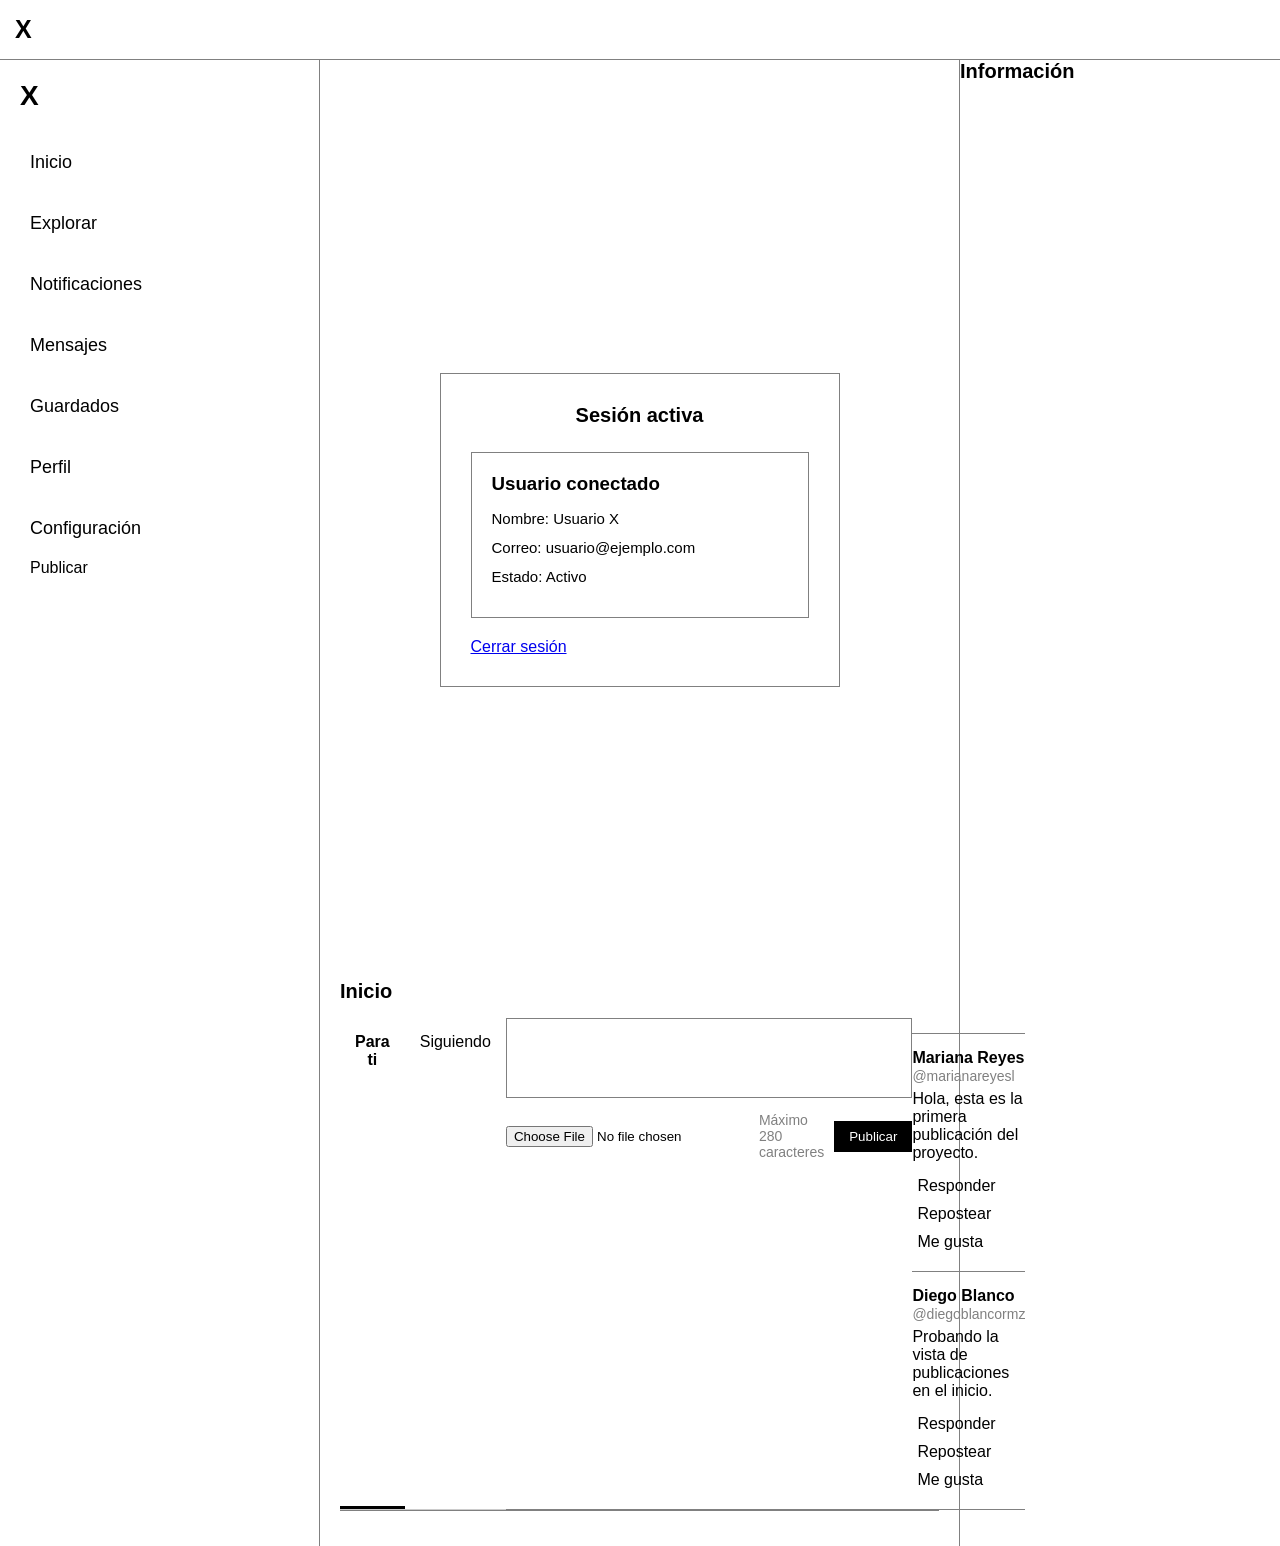
<file: index.html>
<!DOCTYPE html>
<html lang="es">

<head>
    <meta charset="UTF-8">
    <meta name="viewport" content="width=device-width, initial-scale=1.0">
    <title>X - Inicio</title>

    <link rel="stylesheet" href="css/layout.css">
    <link rel="stylesheet" href="css/sidebar.css">
    <link rel="stylesheet" href="css/session.css">
    <link rel="stylesheet" href="css/composer.css">
    <link rel="stylesheet" href="css/feed.css">
    <link rel="stylesheet" href="css/filters.css">

    <style>

        /* DESPLAZAMIENTO */

        html {
            scroll-behavior: smooth;
        }

        /* MENÚ LATERAL */

        .sidebar nav a {
            display: block;
            padding: 10px;
            text-decoration: none;
            color: inherit;
        }

        .sidebar nav a:hover {
            background-color: #eeeeee;
        }

        .publish-link {
            display: inline-block;
            padding: 10px;
            text-decoration: none;
            color: inherit;
        }

        /* PESTAÑAS */

        .filters input[type="radio"] {
            position: absolute;
            opacity: 0;
        }

        .filter-labels {
            display: flex;
            border-bottom: 1px solid #cccccc;
        }

        .filter-labels label {
            flex: 1;
            display: block;
            padding: 15px;
            text-align: center;
            cursor: pointer;
            border-bottom: 3px solid transparent;
        }

        #para-ti:checked ~ .filter-labels label[for="para-ti"],
        #siguiendo:checked ~ .filter-labels label[for="siguiendo"] {
            border-bottom: 3px solid black;
            font-weight: bold;
        }

        /* PUBLICACIONES */

        .following-post {
            display: none;
        }

        #siguiendo:checked ~ .feed .post {
            display: none;
        }

        #siguiendo:checked ~ .feed .following-post {
            display: block;
        }

        /* BOTONES ME GUSTA */

        .like-checkbox {
            position: absolute;
            opacity: 0;
        }

        .like-label {
            display: inline-block;
            cursor: pointer;
            padding: 5px;
        }

        .like-checkbox:checked + .like-label {
            font-weight: bold;
            text-decoration: underline;
        }

        /* RESPUESTAS */

        .reply-form {
            display: none;
            margin-top: 10px;
        }

        .reply-form:target {
            display: block;
        }

        .reply-form textarea {
            display: block;
            width: 100%;
            min-height: 60px;
            margin-bottom: 8px;
        }

        /* FORMULARIOS */

        .composer textarea {
            width: 100%;
            min-height: 80px;
            box-sizing: border-box;
        }

        .composer button,
        .reply-form button {
            cursor: pointer;
        }

        /* ACCIONES */

        .post-actions a {
            display: inline-block;
            padding: 5px;
            text-decoration: none;
            color: inherit;
        }

        .post-actions a:hover,
        .post-actions label:hover {
            text-decoration: underline;
        }

    </style>

</head>

<body>

    <header>
        <h1>X</h1>
    </header>

    <main class="container">

        <!-- MENÚ LATERAL -->

        <aside class="left-column">

            <aside class="sidebar">

                <h1>X</h1>

                <nav>
                    <a href="index.html">Inicio</a>
                    <a href="trends.html">Explorar</a>
                    <a href="notifications.html">Notificaciones</a>
                    <a href="messages.html">Mensajes</a>
                    <a href="bookmarks.html">Guardados</a>
                    <a href="perfil.html">Perfil</a>
                    <a href="settings.html">Configuración</a>
                </nav>

                <a href="#publicar" class="publish-link">
                    Publicar
                </a>

            </aside>

        </aside>

        <!-- CONTENIDO CENTRAL -->

        <section class="center-column">

            <!-- SESIÓN -->

            <section class="session-container">

                <section class="session-box">

                    <h2>Sesión activa</h2>

                    <div class="user-info">

                        <h3>Usuario conectado</h3>

                        <p>Nombre: Usuario X</p>
                        <p>Correo: usuario@ejemplo.com</p>
                        <p>Estado: Activo</p>

                    </div>

                    <a href="login.html" class="logout-button">
                        Cerrar sesión
                    </a>

                </section>

            </section>

            <h2>Inicio</h2>

            <!-- PESTAÑAS -->

            <section class="filters">

                <input type="radio"
                       name="filter"
                       id="para-ti"
                       checked>

                <input type="radio"
                       name="filter"
                       id="siguiendo">

                <div class="filter-labels">

                    <label for="para-ti">
                        Para ti
                    </label>

                    <label for="siguiendo">
                        Siguiendo
                    </label>

                </div>

                <!-- FORMULARIO DE PUBLICACIÓN -->

                <form class="composer"
                      id="publicar"
                      action="#publicar"
                      method="get">

                    <textarea
                        name="publicacion"
                        maxlength="280"
                        placeholder="¿Qué está pasando?">
                    </textarea>

                    <div class="composer-footer">

                        <input type="file"
                               accept="image/*">

                        <div class="composer-controls">

                            <span class="char-count">
                                Máximo 280 caracteres
                            </span>

                            <button type="submit">
                                Publicar
                            </button>

                        </div>

                    </div>

                </form>

                <!-- PUBLICACIONES -->

                <div class="feed">

                    <!-- PUBLICACIÓN 1 -->

                    <article class="post">

                        <p class="post-user">
                            Mariana Reyes
                            <span>@marianareyesl</span>
                        </p>

                        <p class="post-text">
                            Hola, esta es la primera publicación del proyecto.
                        </p>

                        <div class="post-actions">

                            <a href="#respuesta-mariana">
                                Responder
                            </a>

                            <a href="reposts.html">
                                Repostear
                            </a>

                            <input type="checkbox"
                                   id="like-mariana"
                                   class="like-checkbox">

                            <label for="like-mariana"
                                   class="like-label">
                                Me gusta
                            </label>

                        </div>

                        <form id="respuesta-mariana"
                              class="reply-form"
                              action="#respuesta-mariana"
                              method="get">

                            <textarea
                                name="respuesta"
                                placeholder="Escribe una respuesta">
                            </textarea>

                            <button type="submit">
                                Enviar respuesta
                            </button>

                        </form>

                    </article>

                    <!-- PUBLICACIÓN 2 -->

                    <article class="post">

                        <p class="post-user">
                            Diego Blanco
                            <span>@diegoblancormz</span>
                        </p>

                        <p class="post-text">
                            Probando la vista de publicaciones en el inicio.
                        </p>

                        <div class="post-actions">

                            <a href="#respuesta-diego">
                                Responder
                            </a>

                            <a href="reposts.html">
                                Repostear
                            </a>

                            <input type="checkbox"
                                   id="like-diego"
                                   class="like-checkbox">

                            <label for="like-diego"
                                   class="like-label">
                                Me gusta
                            </label>

                        </div>

                        <form id="respuesta-diego"
                              class="reply-form"
                              action="#respuesta-diego"
                              method="get">

                            <textarea
                                name="respuesta"
                                placeholder="Escribe una respuesta">
                            </textarea>

                            <button type="submit">
                                Enviar respuesta
                            </button>

                        </form>

                    </article>

                    <!-- PUBLICACIÓN DE SIGUIENDO -->

                    <article class="post following-post">

                        <p class="post-user">
                            Diego Blanco
                            <span>@diegoblancormz</span>
                        </p>

                        <p class="post-text">
                            Publicación de una cuenta que sigues.
                        </p>

                    </article>

                </div>

            </section>

        </section>

        <!-- COLUMNA DERECHA -->

        <aside class="rigth-column">

            <h2>Información</h2>

        </aside>

    </main>

</body>
</html>
</file>
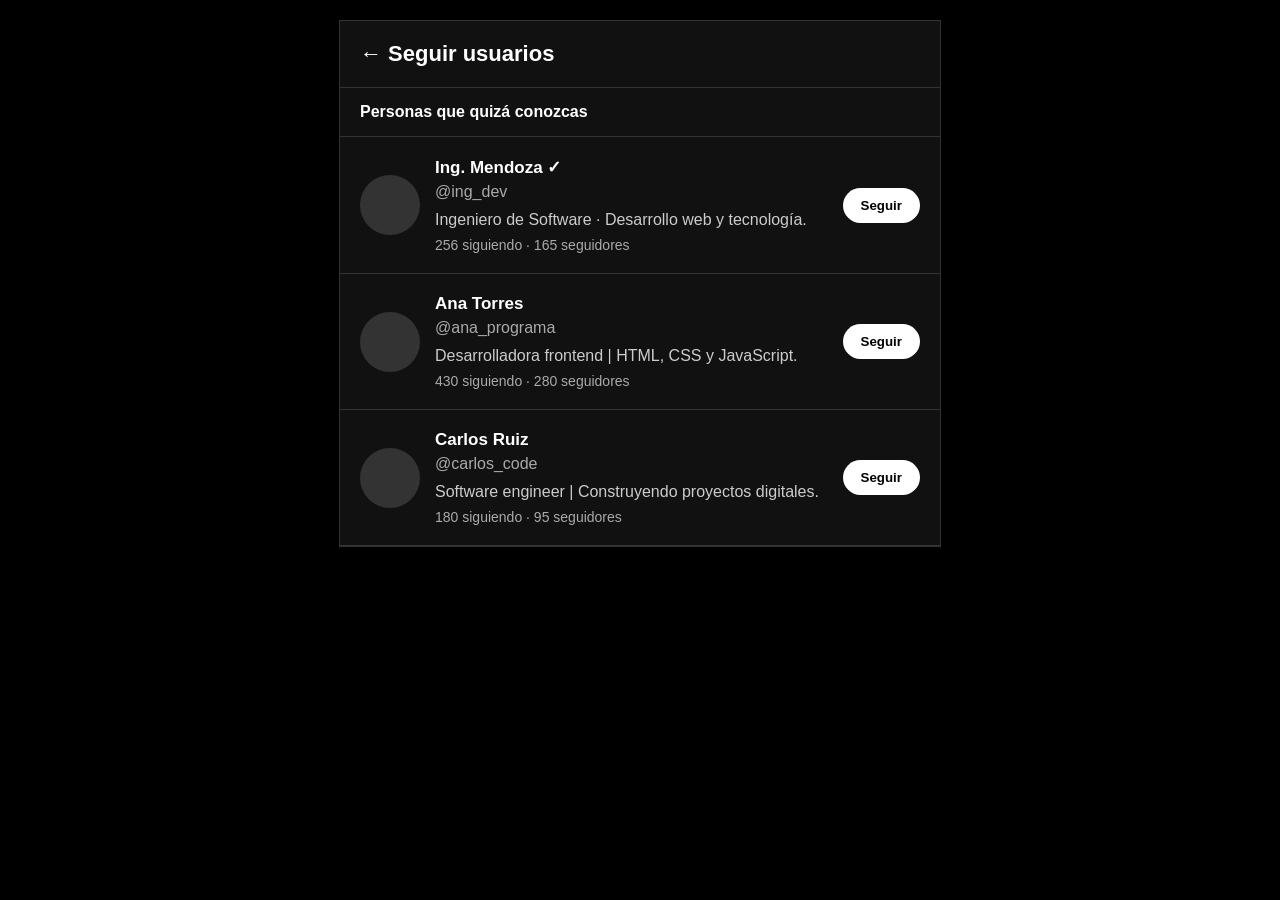
<file: follow.html>
<!DOCTYPE html>
<html lang="es">
<head>
    <meta charset="UTF-8">
    <meta name="viewport" content="width=device-width, initial-scale=1.0">
    <title>Follow - X</title>

    <style>
        body {
            margin: 0;
            padding: 20px;
            background-color: black;
            color: white;
            font-family: Arial, sans-serif;
        }

        .contenedor {
            max-width: 600px;
            margin: auto;
            background-color: #111;
            border: 1px solid #333;
        }

        .encabezado {
            padding: 20px;
            font-size: 22px;
            font-weight: bold;
            border-bottom: 1px solid #333;
        }

        .usuario {
            display: flex;
            align-items: center;
            padding: 20px;
            border-bottom: 1px solid #333;
        }

        .foto {
            width: 60px;
            height: 60px;
            background-color: #333;
            border-radius: 50%;
            margin-right: 15px;
        }

        .informacion {
            flex-grow: 1;
        }

        .nombre {
            font-weight: bold;
            font-size: 17px;
        }

        .arroba {
            color: #aaa;
            margin-top: 5px;
        }

        .descripcion {
            color: #ccc;
            margin-top: 10px;
        }

        .boton {
            padding: 10px 18px;
            background-color: white;
            color: black;
            border: none;
            border-radius: 20px;
            font-weight: bold;
            cursor: pointer;
        }

        .boton:hover {
            background-color: #ddd;
        }

        .titulo {
            padding: 15px 20px;
            font-weight: bold;
            border-bottom: 1px solid #333;
        }

        .datos {
            color: #aaa;
            font-size: 14px;
            margin-top: 8px;
        }
    </style>
</head>

<body>

    <div class="contenedor">

        <div class="encabezado">
            ← Seguir usuarios
        </div>

        <div class="titulo">
            Personas que quizá conozcas
        </div>

        <div class="usuario">
            <div class="foto"></div>

            <div class="informacion">
                <div class="nombre">Ing. Mendoza ✓</div>
                <div class="arroba">@ing_dev</div>
                <div class="descripcion">
                    Ingeniero de Software · Desarrollo web y tecnología.
                </div>
                <div class="datos">
                    256 siguiendo · 165 seguidores
                </div>
            </div>

            <button class="boton" onclick="seguir(this)">Seguir</button>
        </div>

        <div class="usuario">
            <div class="foto"></div>

            <div class="informacion">
                <div class="nombre">Ana Torres</div>
                <div class="arroba">@ana_programa</div>
                <div class="descripcion">
                    Desarrolladora frontend | HTML, CSS y JavaScript.
                </div>
                <div class="datos">
                    430 siguiendo · 280 seguidores
                </div>
            </div>

            <button class="boton" onclick="seguir(this)">Seguir</button>
        </div>

        <div class="usuario">
            <div class="foto"></div>

            <div class="informacion">
                <div class="nombre">Carlos Ruiz</div>
                <div class="arroba">@carlos_code</div>
                <div class="descripcion">
                    Software engineer | Construyendo proyectos digitales.
                </div>
                <div class="datos">
                    180 siguiendo · 95 seguidores
                </div>
            </div>

            <button class="boton" onclick="seguir(this)">Seguir</button>
        </div>

    </div>

    <script>
        function seguir(boton) {
            if (boton.textContent === "Seguir") {
                boton.textContent = "Siguiendo";
                boton.style.backgroundColor = "black";
                boton.style.color = "white";
                boton.style.border = "1px solid white";
            } else {
                boton.textContent = "Seguir";
                boton.style.backgroundColor = "white";
                boton.style.color = "black";
                boton.style.border = "none";
            }
        }
    </script>

</body>
</html>
</file>
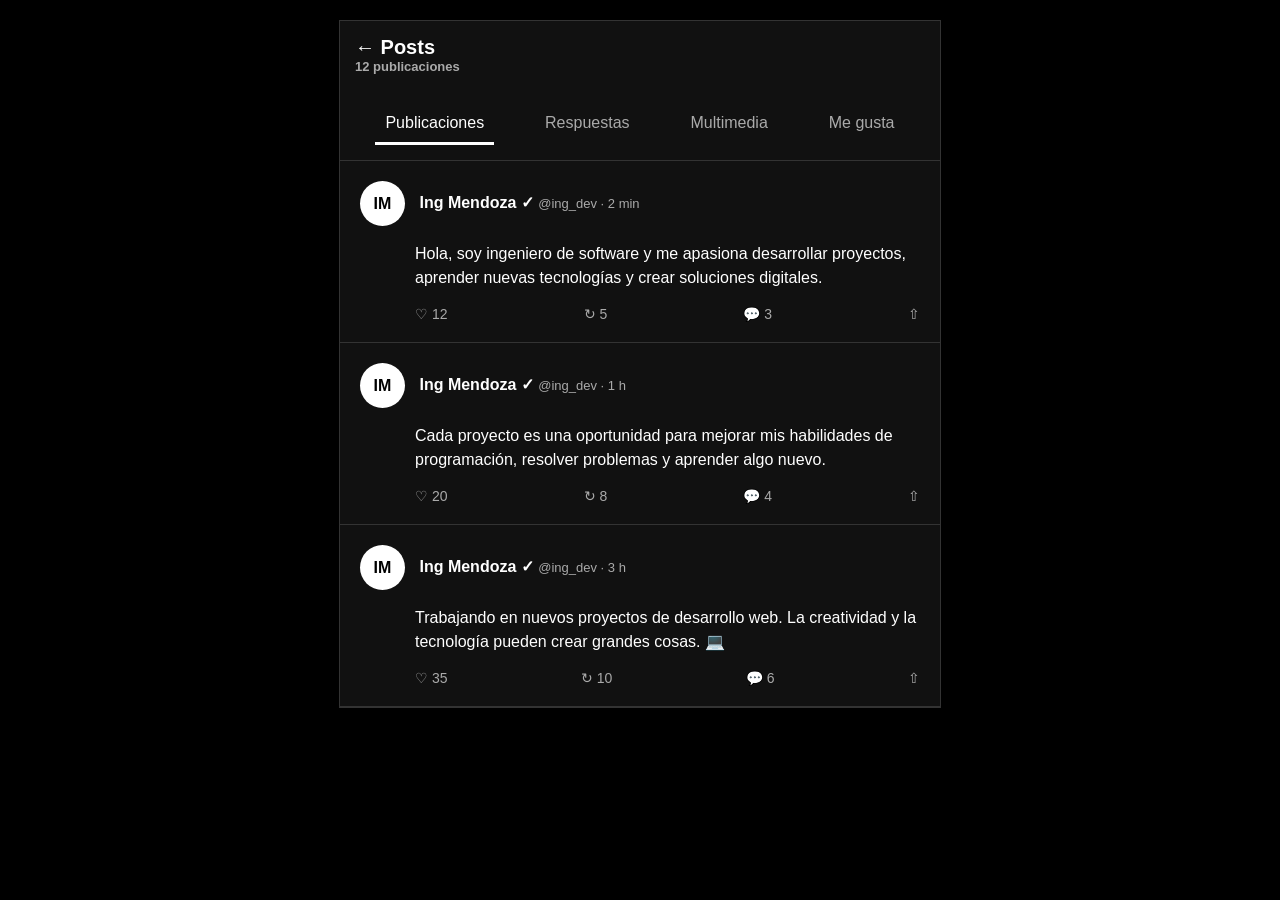
<file: posts.html>
<!DOCTYPE html>
<html lang="es">
<head>
    <meta charset="UTF-8">
    <meta name="viewport" content="width=device-width, initial-scale=1.0">
    <title>Posts - Twitter</title>

    <style>
        body {
            margin: 0;
            padding: 20px;
            background-color: #000;
            color: white;
            font-family: Arial, sans-serif;
        }

        .perfil {
            max-width: 600px;
            margin: auto;
            background-color: #111;
            border: 1px solid #333;
        }

        .encabezado {
            padding: 15px;
            font-size: 20px;
            font-weight: bold;
        }

        .usuario {
            color: #aaa;
            font-size: 13px;
        }

        .pestanas {
            display: flex;
            justify-content: space-around;
            padding: 15px;
            border-bottom: 1px solid #333;
            color: #aaa;
        }

        .pestanas span {
            padding: 10px;
        }

        .pestanas span:first-child {
            color: white;
            border-bottom: 3px solid white;
        }

        .publicacion {
            padding: 20px;
            border-bottom: 1px solid #333;
        }

        .foto {
            width: 45px;
            height: 45px;
            border-radius: 50%;
            background-color: white;
            color: black;
            display: inline-flex;
            align-items: center;
            justify-content: center;
            font-weight: bold;
            vertical-align: middle;
        }

        .nombre {
            font-weight: bold;
            margin-left: 10px;
        }

        .texto {
            margin-left: 55px;
            line-height: 1.5;
        }

        .interacciones {
            margin-left: 55px;
            margin-top: 15px;
            display: flex;
            justify-content: space-between;
            color: #aaa;
            font-size: 14px;
        }

        .boton {
            padding: 10px;
            background-color: white;
            color: black;
            border: none;
            border-radius: 20px;
            font-weight: bold;
        }
    </style>
</head>

<body>

    <div class="perfil">

        <div class="encabezado">
            ← Posts
            <div class="usuario">12 publicaciones</div>
        </div>

        <div class="pestanas">
            <span>Publicaciones</span>
            <span>Respuestas</span>
            <span>Multimedia</span>
            <span>Me gusta</span>
        </div>

        <div class="publicacion">

            <div class="foto">IM</div>
            <span class="nombre">Ing Mendoza ✓</span>
            <span class="usuario">@ing_dev · 2 min</span>

            <div class="texto">
                <p>
                    Hola, soy ingeniero de software y me apasiona
                    desarrollar proyectos, aprender nuevas tecnologías
                    y crear soluciones digitales.
                </p>
            </div>

            <div class="interacciones">
                <span>♡ 12</span>
                <span>↻ 5</span>
                <span>💬 3</span>
                <span>⇧</span>
            </div>

        </div>

        <div class="publicacion">

            <div class="foto">IM</div>
            <span class="nombre">Ing Mendoza ✓</span>
            <span class="usuario">@ing_dev · 1 h</span>

            <div class="texto">
                <p>
                    Cada proyecto es una oportunidad para mejorar mis
                    habilidades de programación, resolver problemas
                    y aprender algo nuevo.
                </p>
            </div>

            <div class="interacciones">
                <span>♡ 20</span>
                <span>↻ 8</span>
                <span>💬 4</span>
                <span>⇧</span>
            </div>

        </div>

        <div class="publicacion">

            <div class="foto">IM</div>
            <span class="nombre">Ing Mendoza ✓</span>
            <span class="usuario">@ing_dev · 3 h</span>

            <div class="texto">
                <p>
                    Trabajando en nuevos proyectos de desarrollo web.
                    La creatividad y la tecnología pueden crear
                    grandes cosas. 💻
                </p>
            </div>

            <div class="interacciones">
                <span>♡ 35</span>
                <span>↻ 10</span>
                <span>💬 6</span>
                <span>⇧</span>
            </div>

        </div>

    </div>

</body>
</html>
</file>
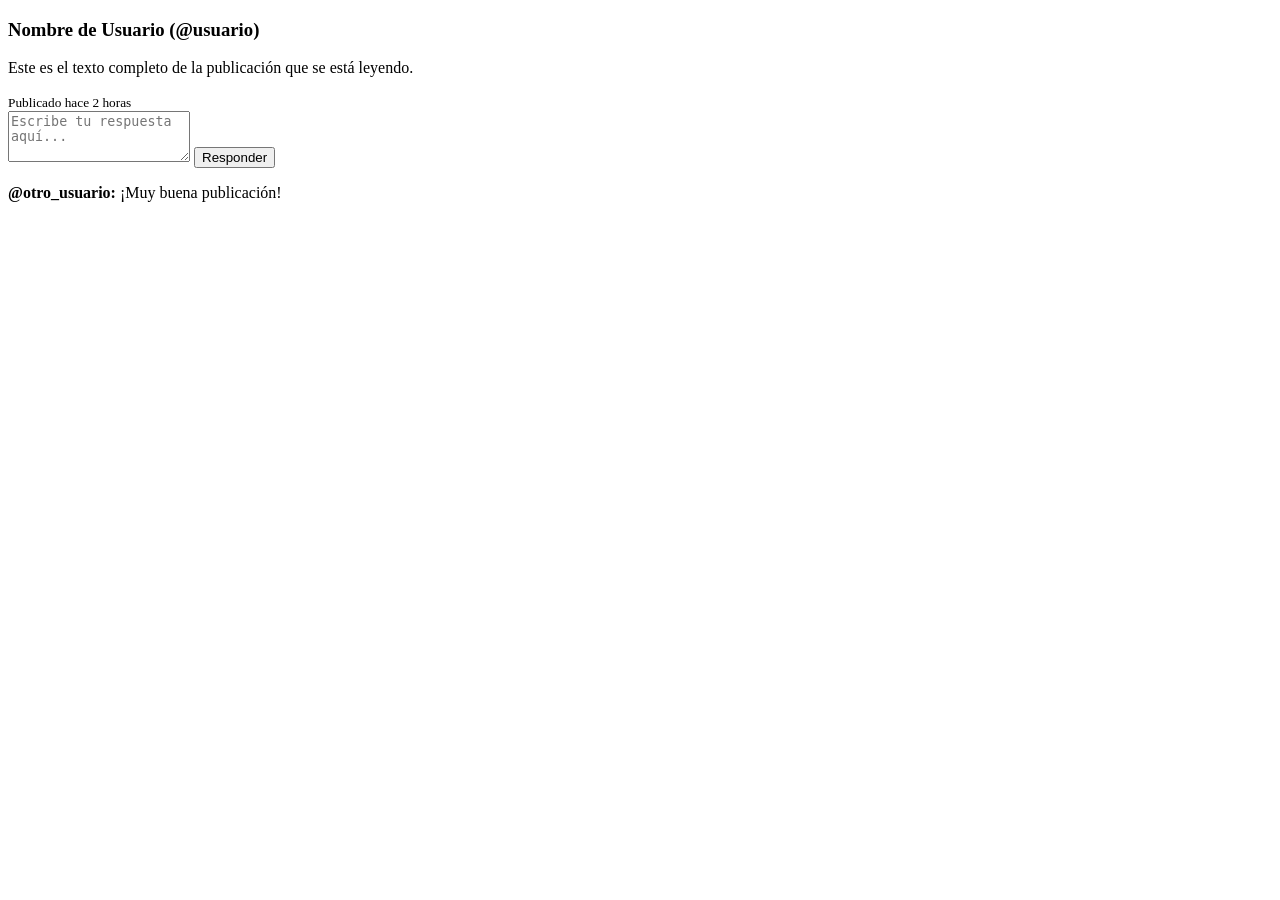
<file: replies.html>
﻿<!DOCTYPE html>
<html lang="es">
<head>
  <meta charset="UTF-8">
  <title>Módulo Replies</title>
</head>
<body>

  <section class="vista-detalle">
    <article class="publicacion-principal">
      <h3>Nombre de Usuario (@usuario)</h3>
      <p>Este es el texto completo de la publicación que se está leyendo.</p>
      <small>Publicado hace 2 horas</small>
    </article>

    <form class="caja-respuesta">
      <textarea rows="3" placeholder="Escribe tu respuesta aquí..." required></textarea>
      <button type="submit">Responder</button>
    </form>

    <div class="lista-respuestas">
      <p><strong>@otro_usuario:</strong> ¡Muy buena publicación!</p>
    </div>
  </section>

</body>
</html>
</file>
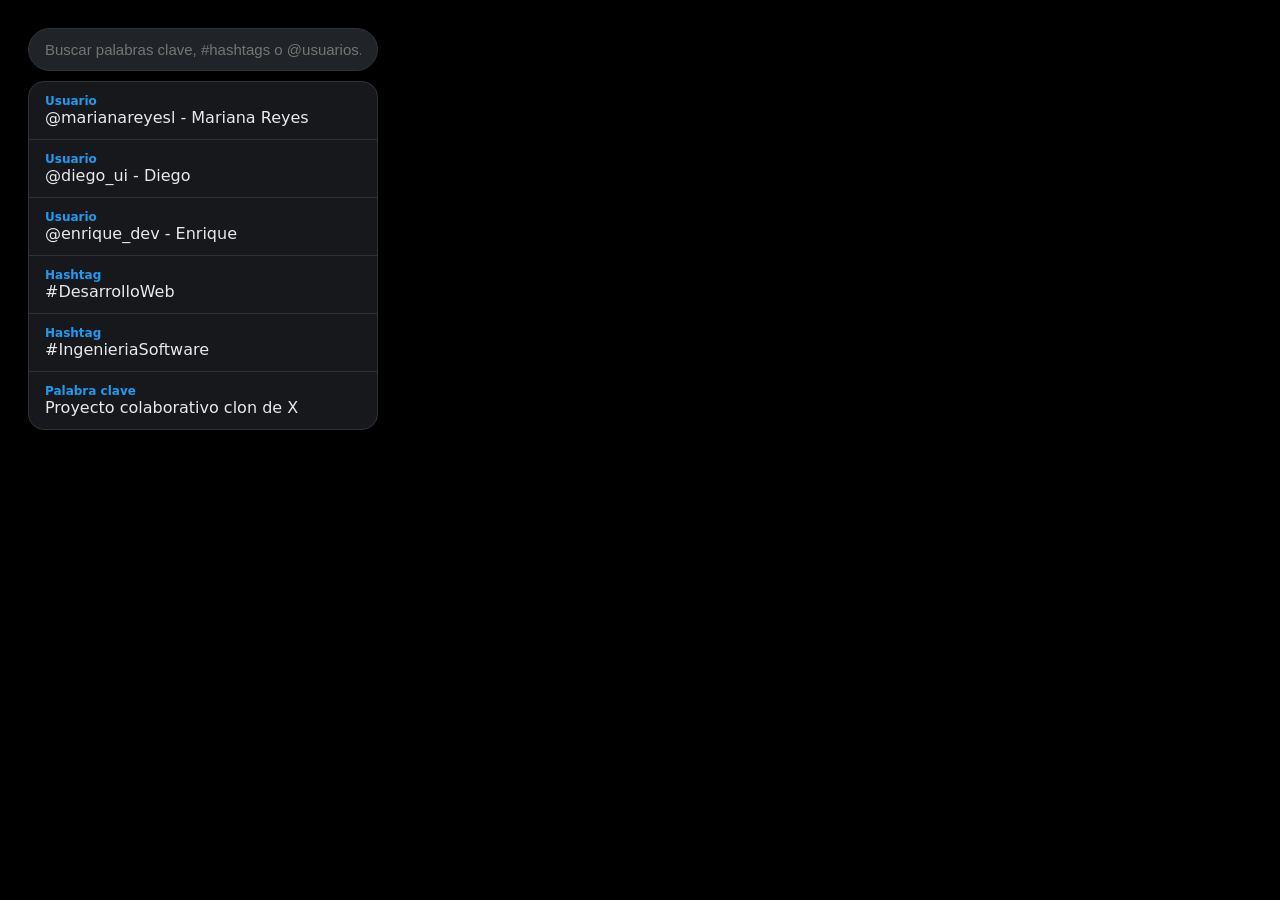
<file: search.html>
<!DOCTYPE html>
<html lang="es">
<head>
  <meta charset="UTF-8">
  <meta name="viewport" content="width=device-width, initial-scale=1.0">
  <title>Search - X</title>
  <style>
    body { background: #000; color: #e7e9ea; font-family: system-ui, sans-serif; padding: 20px; }
    .search-box { max-width: 350px; }
    .search-input {
      width: 100%; padding: 12px 16px; border-radius: 9999px;
      border: 1px solid #2f3336; background: #202327; color: #e7e9ea;
      font-size: 15px; outline: none; box-sizing: border-box;
    }
    .search-input:focus { border-color: #1d9bf0; background: #000; }
    .results {
      margin-top: 10px; background: #16181c; border: 1px solid #2f3336;
      border-radius: 16px; overflow: hidden;
    }
    .item { padding: 12px 16px; border-bottom: 1px solid #2f3336; }
    .item:last-child { border-bottom: none; }
    .tag { color: #1d9bf0; font-size: 12px; font-weight: 700; }
  </style>
</head>
<body>
  <div class="search-box">
    <input type="text" id="buscador" class="search-input" placeholder="Buscar palabras clave, #hashtags o @usuarios...">
    <div id="resultados" class="results"></div>
  </div>

  <script>
    const datos = [
      { tipo: "Usuario", texto: "@marianareyesl - Mariana Reyes" },
      { tipo: "Usuario", texto: "@diego_ui - Diego" },
      { tipo: "Usuario", texto: "@enrique_dev - Enrique" },
      { tipo: "Hashtag", texto: "#DesarrolloWeb" },
      { tipo: "Hashtag", texto: "#IngenieriaSoftware" },
      { tipo: "Palabra clave", texto: "Proyecto colaborativo clon de X" }
    ];

    const input = document.getElementById("buscador");
    const contenedor = document.getElementById("resultados");

    function mostrar(filtro = "") {
      const filtrados = datos.filter(d => d.texto.toLowerCase().includes(filtro.toLowerCase()));
      contenedor.innerHTML = filtrados.length
        ? filtrados.map(d => `<div class="item"><div class="tag">${d.tipo}</div><div>${d.texto}</div></div>`).join("")
        : `<div class="item">Sin resultados para "${filtro}"</div>`;
    }

    input.addEventListener("input", e => mostrar(e.target.value));
    mostrar();
  </script>
</body>
</html>
</file>
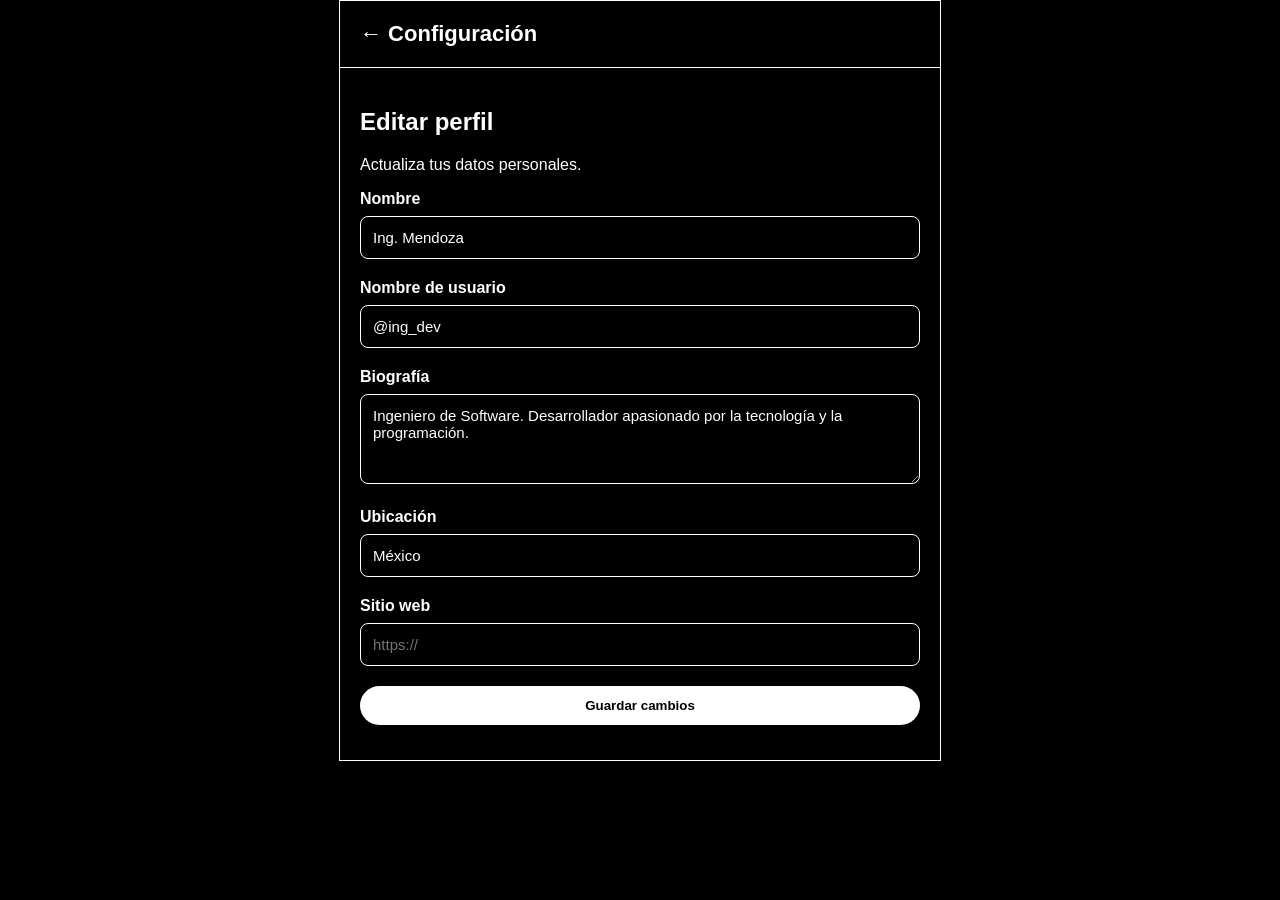
<file: settings.html>
<!DOCTYPE html>
<html lang="es">
<head>
    <meta charset="UTF-8">
    <meta name="viewport" content="width=device-width, initial-scale=1.0">
    <title>Settings - X</title>

    <style>
        body {
            margin: 0;
            background-color: black;
            color: white;
            font-family: Arial, sans-serif;
        }

        .contenedor {
            max-width: 600px;
            margin: auto;
            background-color: black;
            border: 1px solid white;
        }

        .encabezado {
            padding: 20px;
            border-bottom: 1px solid white;
            font-size: 22px;
            font-weight: bold;
        }

        .formulario {
            padding: 20px;
        }

        .campo {
            margin-bottom: 20px;
        }

        label {
            display: block;
            font-weight: bold;
            margin-bottom: 8px;
        }

        input, textarea {
            width: 100%;
            padding: 12px;
            border: 1px solid white;
            border-radius: 8px;
            box-sizing: border-box;
            font-family: Arial, sans-serif;
            font-size: 15px;
            background-color: black;
            color: white;
        }

        textarea {
            resize: vertical;
            height: 90px;
        }

        .boton {
            width: 100%;
            padding: 12px;
            background-color: white;
            color: black;
            border: none;
            border-radius: 25px;
            font-weight: bold;
            cursor: pointer;
        }

        .boton:hover {
            background-color: #ccc;
        }

        .mensaje {
            margin-top: 15px;
            text-align: center;
            font-size: 14px;
            color: white;
        }
    </style>
</head>

<body>

    <div class="contenedor">

        <div class="encabezado">
            ← Configuración
        </div>

        <div class="formulario">

            <h2>Editar perfil</h2>

            <p>Actualiza tus datos personales.</p>

            <div class="campo">
                <label for="nombre">Nombre</label>
                <input type="text" id="nombre" value="Ing. Mendoza">
            </div>

            <div class="campo">
                <label for="usuario">Nombre de usuario</label>
                <input type="text" id="usuario" value="@ing_dev">
            </div>

            <div class="campo">
                <label for="bio">Biografía</label>
                <textarea id="bio">Ingeniero de Software. Desarrollador apasionado por la tecnología y la programación.</textarea>
            </div>

            <div class="campo">
                <label for="ubicacion">Ubicación</label>
                <input type="text" id="ubicacion" value="México">
            </div>

            <div class="campo">
                <label for="sitio">Sitio web</label>
                <input type="text" id="sitio" placeholder="https://">
            </div>

            <button class="boton" onclick="guardar()">Guardar cambios</button>

            <div class="mensaje" id="mensaje"></div>

        </div>
    </div>

    <script>
        function guardar() {
            document.getElementById("mensaje").innerText =
                "¡Tus datos se han guardado correctamente!";
        }
    </script>

</body>
</html>
</file>
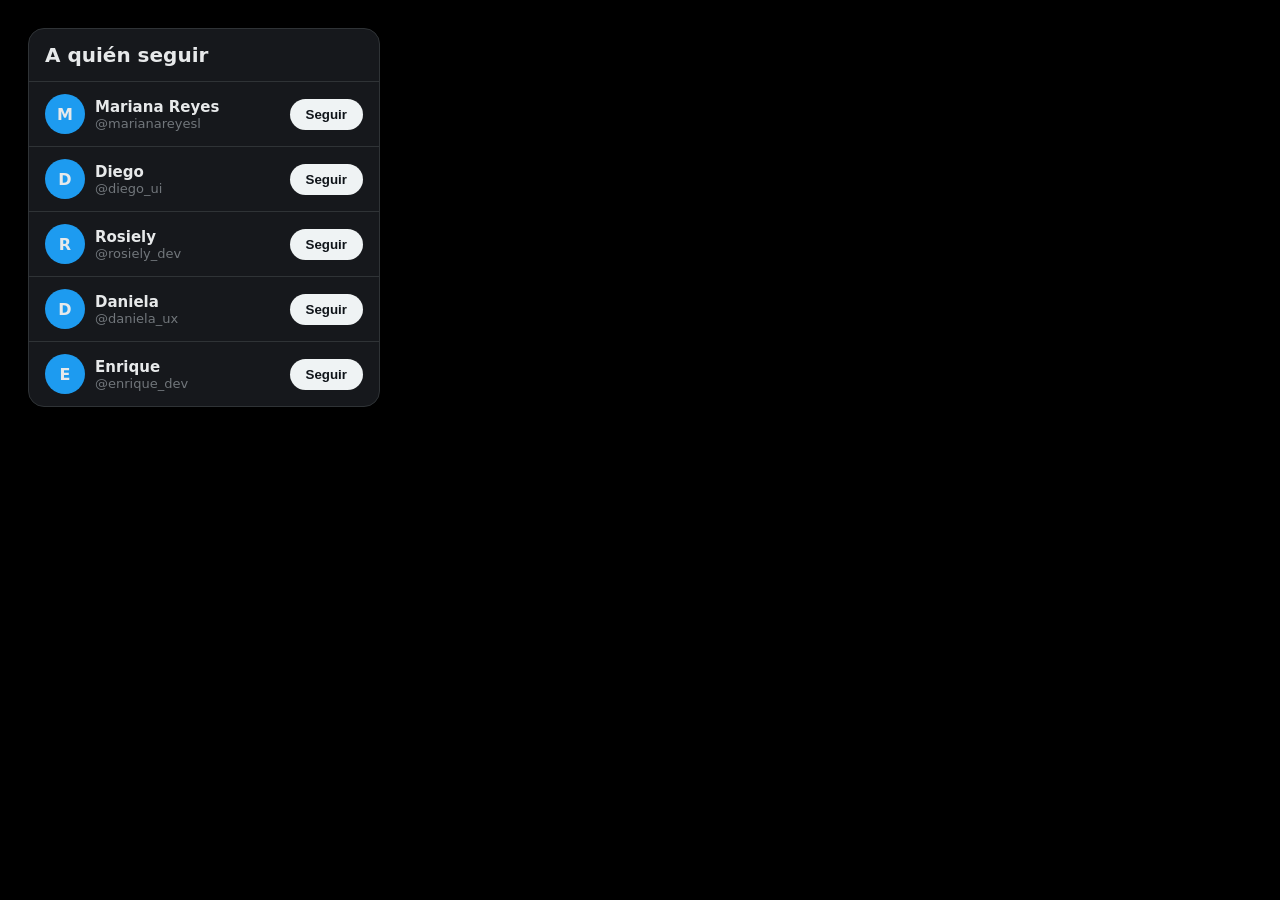
<file: suggestions.html>
<!DOCTYPE html>
<html lang="es">
<head>
  <meta charset="UTF-8">
  <meta name="viewport" content="width=device-width, initial-scale=1.0">
  <title>Suggestions - X</title>
  <style>
    body { background: #000; color: #e7e9ea; font-family: system-ui, sans-serif; padding: 20px; }
    .suggestions-card {
      max-width: 350px; background: #16181c; border: 1px solid #2f3336;
      border-radius: 16px; overflow: hidden;
    }
    .card-header { padding: 14px 16px; font-size: 20px; font-weight: 800; }
    .user-row {
      display: flex; align-items: center; justify-content: space-between;
      padding: 12px 16px; border-top: 1px solid #2f3336;
    }
    .user-info { display: flex; align-items: center; gap: 10px; }
    .avatar {
      width: 40px; height: 40px; border-radius: 50%; background: #1d9bf0;
      display: flex; align-items: center; justify-content: center; font-weight: bold;
    }
    .name { font-weight: 700; font-size: 15px; }
    .handle { color: #71767b; font-size: 13px; }
    .follow-btn {
      background: #eff3f4; color: #0f1419; border: none; border-radius: 9999px;
      padding: 8px 16px; font-weight: 700; cursor: pointer;
    }
    .follow-btn.following {
      background: transparent; color: #eff3f4; border: 1px solid #536471;
    }
  </style>
</head>
<body>
  <aside class="suggestions-card">
    <div class="card-header">A quién seguir</div>
    <div class="user-row">
      <div class="user-info">
        <div class="avatar">M</div>
        <div><div class="name">Mariana Reyes</div><div class="handle">@marianareyesl</div></div>
      </div>
      <button class="follow-btn" onclick="toggleSeguir(this)">Seguir</button>
    </div>
    <div class="user-row">
      <div class="user-info">
        <div class="avatar">D</div>
        <div><div class="name">Diego</div><div class="handle">@diego_ui</div></div>
      </div>
      <button class="follow-btn" onclick="toggleSeguir(this)">Seguir</button>
    </div>
    <div class="user-row">
      <div class="user-info">
        <div class="avatar">R</div>
        <div><div class="name">Rosiely</div><div class="handle">@rosiely_dev</div></div>
      </div>
      <button class="follow-btn" onclick="toggleSeguir(this)">Seguir</button>
    </div>
    <div class="user-row">
      <div class="user-info">
        <div class="avatar">D</div>
        <div><div class="name">Daniela</div><div class="handle">@daniela_ux</div></div>
      </div>
      <button class="follow-btn" onclick="toggleSeguir(this)">Seguir</button>
    </div>
    <div class="user-row">
      <div class="user-info">
        <div class="avatar">E</div>
        <div><div class="name">Enrique</div><div class="handle">@enrique_dev</div></div>
      </div>
      <button class="follow-btn" onclick="toggleSeguir(this)">Seguir</button>
    </div>
  </aside>

  <script>
    function toggleSeguir(boton) {
      const siguiendo = boton.classList.toggle("following");
      boton.textContent = siguiendo ? "Siguiendo" : "Seguir";
    }
  </script>
</body>
</html>
</file>
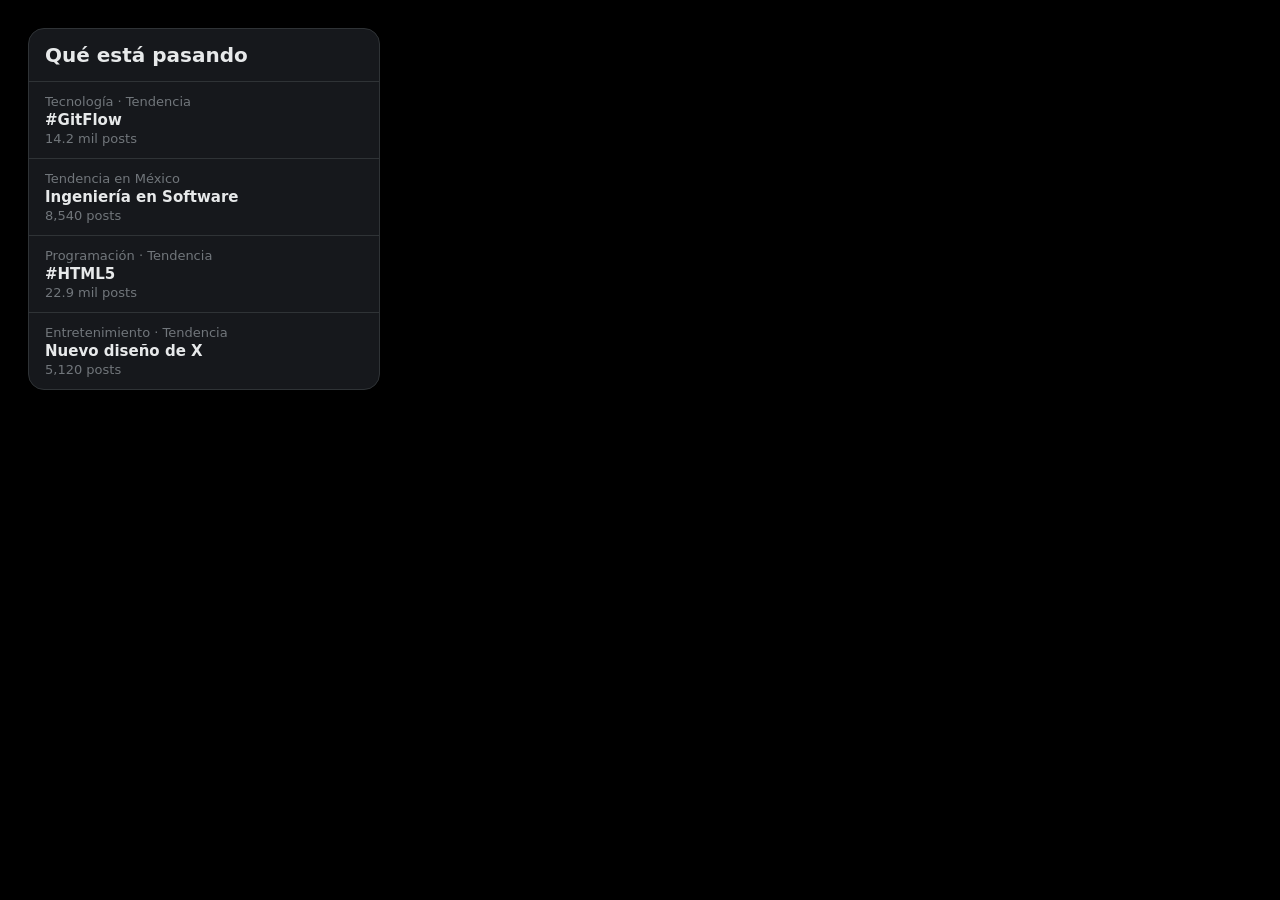
<file: trends.html>
<!DOCTYPE html>
<html lang="es">
<head>
  <meta charset="UTF-8">
  <meta name="viewport" content="width=device-width, initial-scale=1.0">
  <title>Trends - X</title>
  <style>
    body { background: #000; color: #e7e9ea; font-family: system-ui, sans-serif; padding: 20px; }
    .trends-card {
      max-width: 350px; background: #16181c; border: 1px solid #2f3336;
      border-radius: 16px; overflow: hidden;
    }
    .trends-header { padding: 14px 16px; font-size: 20px; font-weight: 800; }
    .trend-item { padding: 12px 16px; border-top: 1px solid #2f3336; cursor: pointer; }
    .trend-item:hover { background: #1d1f23; }
    .trend-meta { font-size: 13px; color: #71767b; }
    .trend-title { font-size: 15px; font-weight: 700; margin: 2px 0; }
  </style>
</head>
<body>
  <aside class="trends-card">
    <div class="trends-header">Qué está pasando</div>
    <div class="trend-item">
      <div class="trend-meta">Tecnología · Tendencia</div>
      <div class="trend-title">#GitFlow</div>
      <div class="trend-meta">14.2 mil posts</div>
    </div>
    <div class="trend-item">
      <div class="trend-meta">Tendencia en México</div>
      <div class="trend-title">Ingeniería en Software</div>
      <div class="trend-meta">8,540 posts</div>
    </div>
    <div class="trend-item">
      <div class="trend-meta">Programación · Tendencia</div>
      <div class="trend-title">#HTML5</div>
      <div class="trend-meta">22.9 mil posts</div>
    </div>
    <div class="trend-item">
      <div class="trend-meta">Entretenimiento · Tendencia</div>
      <div class="trend-title">Nuevo diseño de X</div>
      <div class="trend-meta">5,120 posts</div>
    </div>
  </aside>
</body>
</html>
</file>
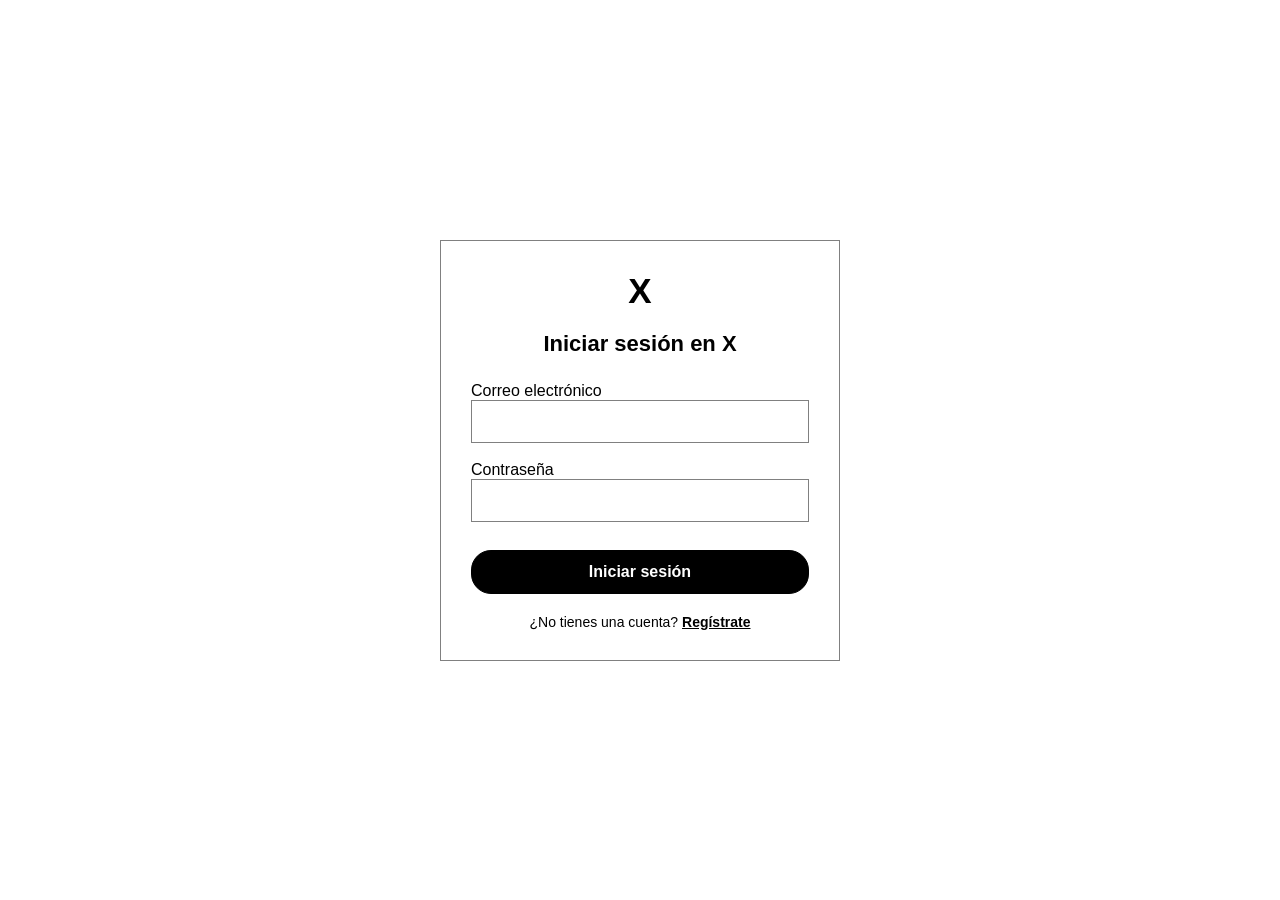
<file: pages/login.html>
<!DOCTYPE html>
<html lang="es">

<head>
	<meta charset="UTF-8">	  
	<meta name="viewport" content="width=device-width, initial-scale=1.0">
	<title>X - Iniciar sesión</title>		       
	<link rel="stylesheet" href="../css/auth.css">
</head>

<body>
		   
	<main class="auth-container">
		           
		<section class="auth-box">
		                
			<h1>X</h1>
							           
			<h2>Iniciar sesión en X</h2>
								              
			<form>


				<label for="email">Correo electrónico</label>		
				<input type="email" id="email" name="email" required>


				<label for="password">Contraseña</label>	
				<input type="password" id="password" name="password" required>												
				<button type="submit">Iniciar sesión</button>
															 </form>

																						               
															 <p>¿No tienes una cuenta?																			                    <a href="register.html">Regístrate</a>
															 </p>
													           
		</section>

																												      
	</main>

</body>
</html>
</file>
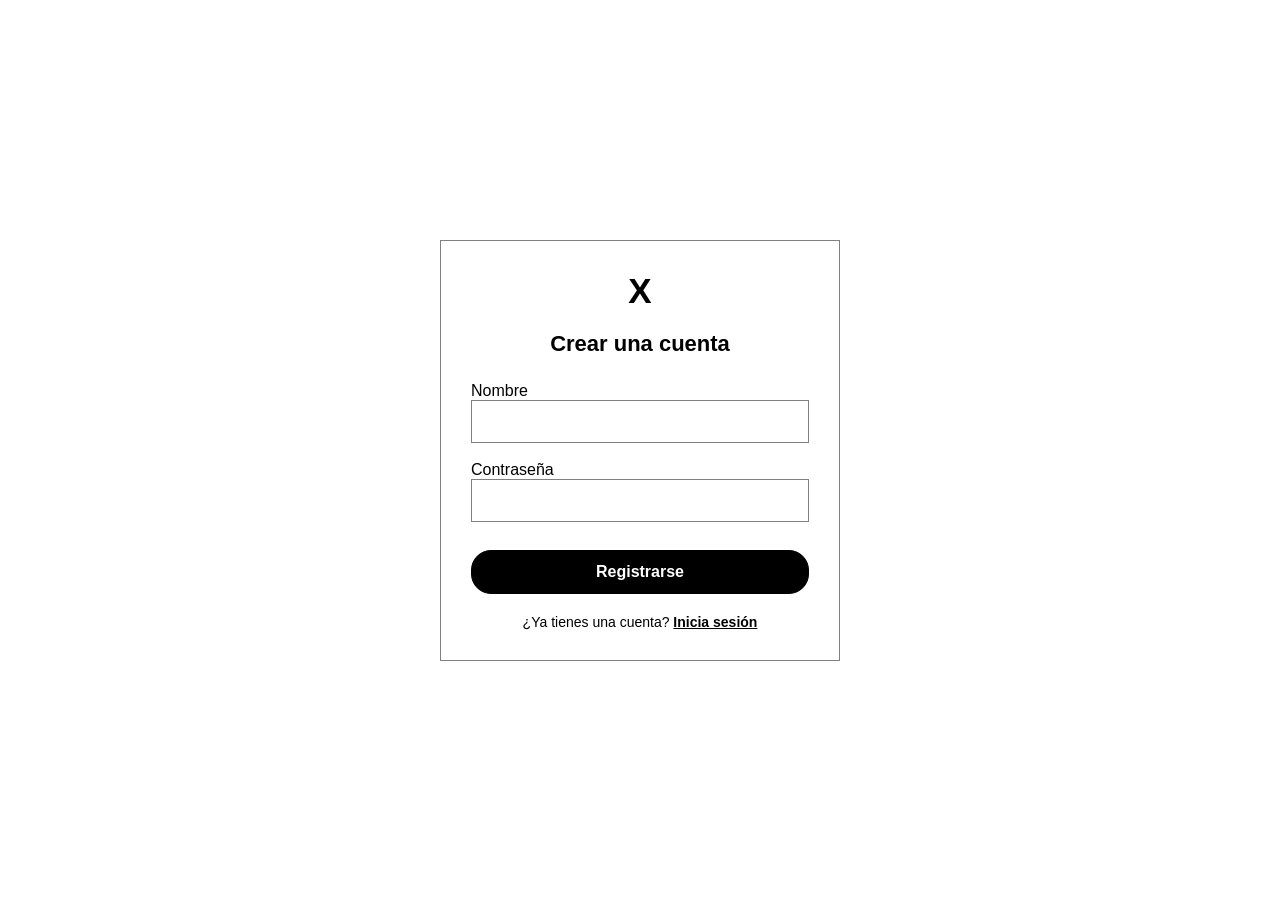
<file: pages/register.html>
<!DOCTYPE html>
<html lang="es">

<head>
	<meta charset="UTF-8">
        <meta name="viewport" content="width=device-width, initial-scale=1.0">
        <title>X - Registrarse</title>
        <link rel="stylesheet" href="../css/auth.css">
</head>

<body>
	<main class="auth-container">

		<section class="auth-box">

			<h1>X</h1>

			<h2>Crear una cuenta</h2>

			<form>
				<label for="name">Nombre</label>
				<input type="text" id="name" name="name" required>

				<label for="password">Contraseña</label>
				<input type="password" id="password" name="password" required>

				<button type="submit">Registrarse</button>

			</form>

			<p>¿Ya tienes una cuenta?
			    <a href="login.html">Inicia sesión</a>
		        </p>

		</section>

	</main>
</body>
</html>
</file>
<file: css/layout.css>
* {
	margin: 0;
	padding: 0;
	box-sizing: border-box;
}

body {
	font-family: Arial, sans-serif;
	background-color: white;
	color: black;
}

header {
	padding: 15px;
	border-bottom: 1px solid gray;
}

header h1 {
	font-size: 25px;
}

.container {
	display: flex;
	width: 100%;
	min-height: 100vh;
}

.left-column {
	width: 25%;
	padding: 20px;
	border-right: 1px solid gray;
}

.center-column {
	width: 50%;
	padding: 20px;
	border-right: 1px solid gray;
}

.right-column {
	width: 25%;
	padding: 20px;
}

h2 {
	font-size: 20px;
	margin-bottom: 15px;
}
</file>
<file: css/sidebar.css>
*{
	margin: 0;
	padding: 0;
	box-sizing: border-box;
}

body {
	font-family: Arial, sans-serif;
	background-color: white;
	color: black;
}

.sidebar h1 {
	font-size: 28px;
	margin-bottom: 30px;
}

.sidebar nav {
	display: flex;
	flex-direction: column;
	gap: 20px;
}

.sidebar nav a {
	color: black;
	text-decoration: none;
	font-size: 18px;
}

.sidebar button {
	margin-top: 30px;
	padding: 12px;
	width: 100%;
	background-color: white;
	color: black;
	border: 1px solid gray;
	border-radius: 20px;
	cursor: pointer;
	font-size: 16px;
	font-weight: bold;
}
</file>
<file: css/session.css>
*{
	margin: 0;
	padding: 0;
	box-sizing: border-box;
}

body {
	font-family: Arial, sans-serif;
	background-color: white;
	color: black;
}

.session-container {
	display: flex;
	justify-content: center;
	align-items: center;
	min-height: 100vh;
	padding: 20px;
}

.session-box {
	width: 100%;
	max-width: 400px;
	padding: 30px;
	border: 1px solid gray;
}

.session-box h1 {
	font-size: 35px;
	text-align: center;
	margin-bottom: 20px;
}

.session-box h2 {
	text-align: center;
	margin-bottom: 25px;
}

.user-info {
	padding: 20px;
	border: 1px solid gray;
	margin-bottom: 20px;
}

.user-info h3 {
	margin-bottom: 15px;
}

.user-info p {
	margin-bottom:12px;
	font-size: 15px;
}

.logout-buttom {
	display: block;
	padding: 12px;
	background-color: black;
	color: white;
	border: 1px solid black;
	border-radius: 20px;
	text-align: center;
	text-decoration: none;
	font-weight: bold;
}
</file>
<file: css/composer.css>
﻿.composer {
        padding-bottom: 15px;
        border-bottom: 1px solid gray;
}

.composer textarea {
        width: 100%;
        height: 80px;
        padding: 10px;
        font-family: Arial, sans-serif;
        border: 1px solid gray;
        margin-bottom: 10px;
        resize: none;
}

.composer-footer {
        display: flex;
        justify-content: space-between;
        align-items: center;
}

.composer-controls {
        display: flex;
        align-items: center;
        gap: 10px;
}

.char-count {
        font-size: 14px;
        color: gray;
}

.composer button {
        padding: 8px 15px;
        background-color: black;
        color: white;
        border: none;
        cursor: pointer;
}
</file>
<file: css/feed.css>
﻿.feed {
        margin-top: 15px;
        border-top: 1px solid gray;
}

.post {
        padding: 15px 0;
        border-bottom: 1px solid gray;
}

.post-user {
        font-weight: bold;
        margin-bottom: 5px;
}

.post-user span {
        font-weight: normal;
        color: gray;
        font-size: 14px;
}

.post-text {
        margin-bottom: 10px;
}

.post-actions button {
        padding: 5px 10px;
        margin-right: 5px;
        background-color: white;
        border: 1px solid gray;
        cursor: pointer;
}
</file>
<file: css/filters.css>
﻿.filters {
        display: flex;
        border-bottom: 1px solid gray;
        margin-bottom: 15px;
}

.filter-tab {
        width: 50%;
        padding: 10px;
        background-color: white;
        border: none;
        font-size: 16px;
        cursor: pointer;
}

.filter-tab.active {
        font-weight: bold;
        border-bottom: 3px solid black;
}
</file>
<file: css/auth.css>
*{
	margin: 0;
	padding: 0;
	box-sizing: border-box;
}

body {
	font-family: Arial, sans-serif;
	background-color: white;
	color: black;
}

.auth-container {
	display: flex;
	justify-content: center;
	align-items: center;
	min-height: 100vh;
	padding: 20px;
}

.auth-box {
	width: 100%;
	max-width: 400px;
	padding: 30px;
	border: 1px solid gray;
}

.auth-box h1 {
	font-size: 35px;
	text-align: center;
	margin-bottom: 20px;
}

.auth-box h2 {
	font-size: 22px;
	text-align: center;
	margin-bottom: 25px;
}

.auth-box form {
	display: flex;
	flex-direction: column;
}

.auth-box input {
	padding: 12px;
	margin-bottom: 18px;
	border: 1px solid gray;
	font-size: 15px;
}

.auth-box button {
	padding: 12px;
	margin-top: 10px;
	background-color: black;
	color: white;
	border: 1px solid black;
	border-radius: 20px;
	font-size: 16px;
	font-weight: bold;
	cursor: pointer;
}

.auth-box p {
	margin-top: 20px;
	text-align: center;
	font-size: 14px;
}

.auth-box a {
	color: black;
	font-weight: bold;
}
</file>
